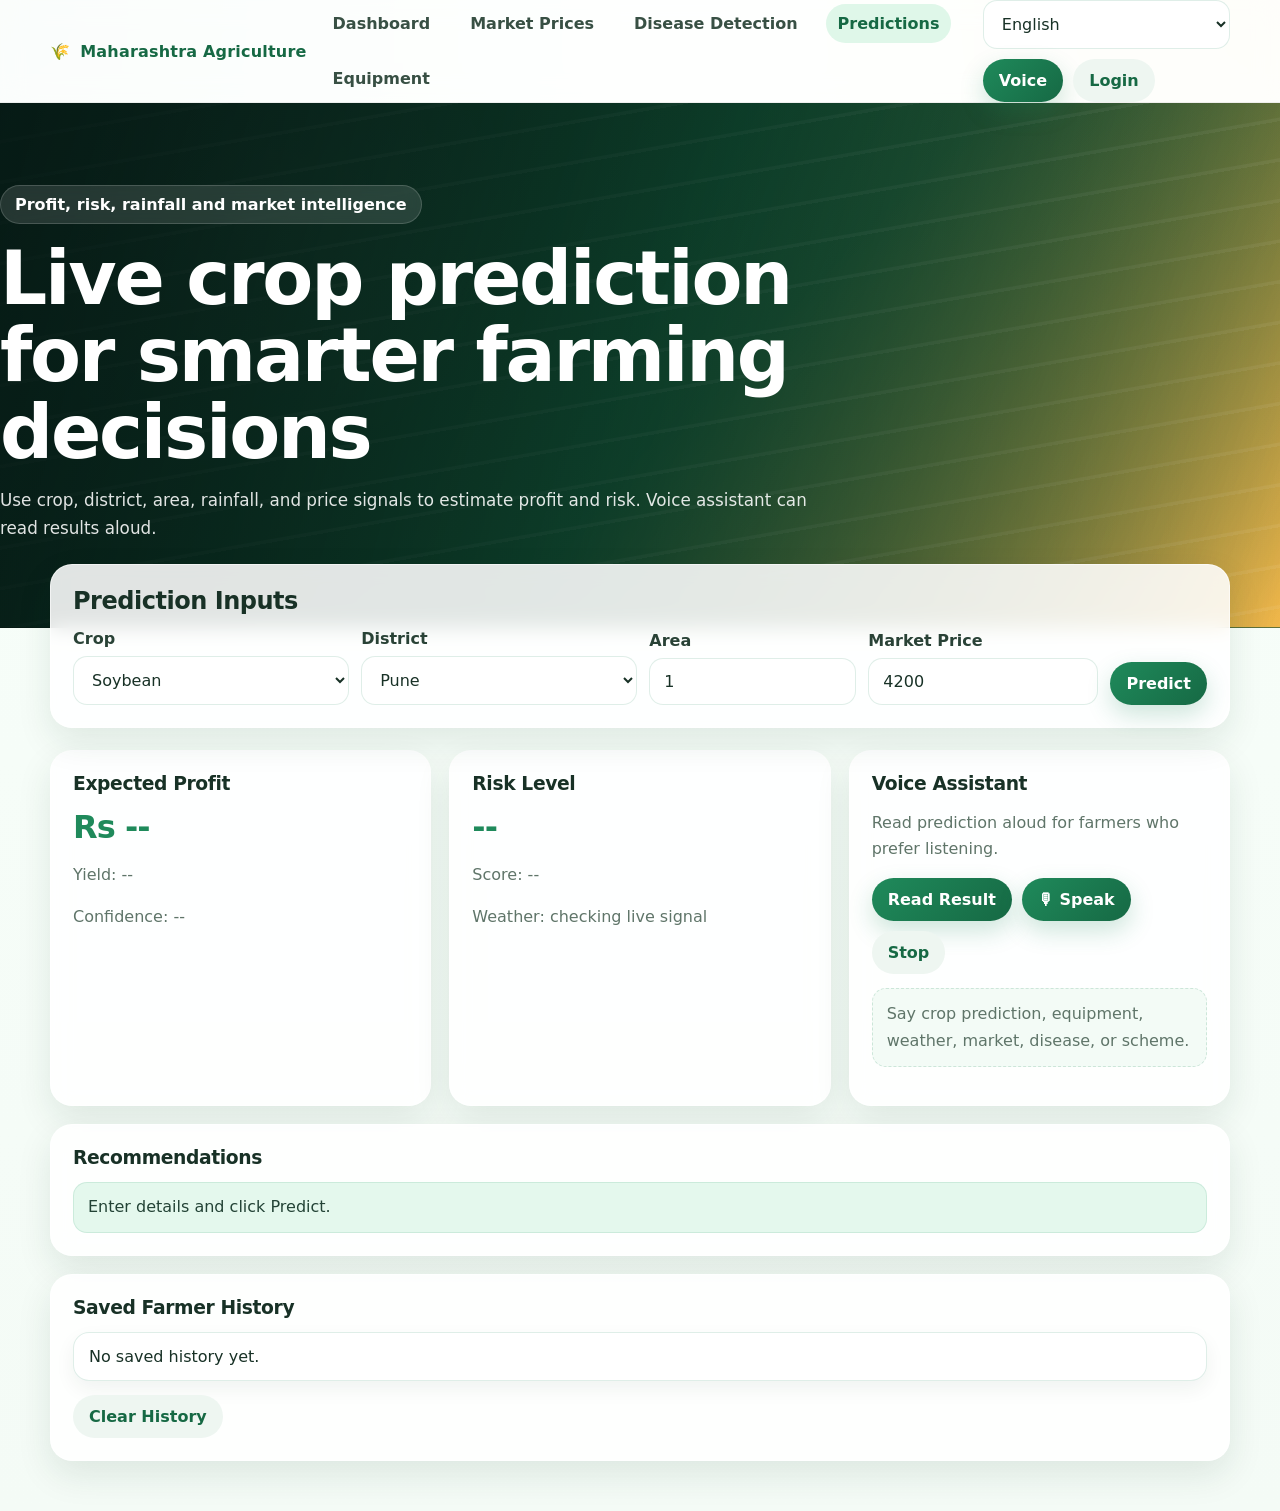
<file: prediction.html>
<!DOCTYPE html>
<html lang="en">
<head>
  <meta charset="UTF-8" />
  <meta name="viewport" content="width=device-width, initial-scale=1.0" />
  <title>Live Crop Predictions - Maharashtra Agriculture</title>
  <style>
    :root{
      --bg:#f4fbf6;
      --card:#ffffff;
      --text:#183126;
      --muted:#5f7569;
      --green:#1f8a5b;
      --green-dark:#166944;
      --green-soft:#dff7e9;
      --border:rgba(31,138,91,.14);
      --shadow:0 14px 35px rgba(20,60,40,.10);
      --radius:22px;
      --radius-sm:14px;
      --danger:#c0392b;
      --warn:#b8860b;
      --success:#15803d;
    }
    *{box-sizing:border-box}
    html,body{margin:0;padding:0}
    body{
      font-family: Inter, system-ui, -apple-system, Segoe UI, Roboto, Arial, sans-serif;
      background:
        radial-gradient(circle at top left, rgba(31,138,91,.10), transparent 32%),
        radial-gradient(circle at top right, rgba(246,184,75,.14), transparent 28%),
        linear-gradient(180deg, #f8fffa, var(--bg));
      color:var(--text);
    }
    a{color:inherit;text-decoration:none}
    .container{width:min(1180px, calc(100% - 28px)); margin:0 auto}
    .navbar{
      position:sticky; top:0; z-index:40;
      backdrop-filter: blur(12px);
      background: rgba(255,255,255,.82);
      border-bottom:1px solid rgba(0,0,0,.06);
    }
    .navbar .container{
      min-height:72px;
      display:flex; align-items:center; justify-content:space-between; gap:14px;
    }
    .logo{
      font-weight:900; letter-spacing:.2px;
      color:var(--green-dark);
      display:flex; align-items:center; gap:10px;
      white-space:nowrap;
    }
    .logo::before{content:"🌾"}
    .nav-menu{
      display:flex; align-items:center; gap:16px; flex-wrap:wrap;
      color:#385044;
      font-weight:600;
    }
    .nav-menu a{
      padding:10px 12px; border-radius:999px;
      transition:.2s ease;
    }
    .nav-menu a:hover,.nav-menu a.active{
      background:var(--green-soft);
      color:var(--green-dark);
    }
    .auth-menu{display:flex; align-items:center; gap:10px; flex-wrap:wrap}
    select, input, button{
      font:inherit;
    }
    select, input{
      width:100%;
      border:1px solid var(--border);
      background:#fff;
      color:var(--text);
      border-radius:14px;
      padding:13px 14px;
      outline:none;
      box-shadow: inset 0 1px 0 rgba(255,255,255,.8);
    }
    select:focus, input:focus{
      border-color: rgba(31,138,91,.40);
      box-shadow: 0 0 0 4px rgba(31,138,91,.12);
    }
    .btn{
      border:none;
      border-radius:999px;
      padding:12px 16px;
      font-weight:800;
      cursor:pointer;
      transition:.2s ease;
      display:inline-flex;
      align-items:center;
      justify-content:center;
      gap:8px;
      white-space:nowrap;
    }
    .btn:hover{transform: translateY(-1px)}
    .btn-primary{
      background: linear-gradient(135deg, var(--green), var(--green-dark));
      color:#fff;
      box-shadow: 0 10px 24px rgba(31,138,91,.22);
    }
    .btn-secondary{
      background: #eef6f1;
      color: var(--green-dark);
    }

    .prediction-hero{
      min-height: 460px;
      display:flex;
      align-items:flex-end;
      position:relative;
      overflow:hidden;
      border-bottom:1px solid rgba(0,0,0,.05);
      background:
        linear-gradient(112deg, rgba(6,25,20,.92), rgba(17,92,57,.72), rgba(246,184,75,.22)),
        radial-gradient(circle at 20% 20%, rgba(255,255,255,.18), transparent 24%),
        linear-gradient(135deg, #0b2a1f, #154c34 55%, #f0b74a);
    }
    .prediction-hero::after{
      content:"";
      position:absolute;
      inset:0;
      background:
        linear-gradient(105deg, rgba(7,27,22,.90), rgba(7,27,22,.52), transparent),
        repeating-linear-gradient(170deg, transparent 0 36px, rgba(255,255,255,.07) 37px 40px);
      animation: fieldDrift 18s linear infinite;
      opacity:.85;
      pointer-events:none;
    }
    @keyframes fieldDrift{
      from{transform: translateX(0)}
      to{transform: translateX(48px)}
    }
    .prediction-hero-content{
      position:relative;
      z-index:1;
      color:#fff;
      width:100%;
      padding: 82px 0 84px;
    }
    .hero-badge{
      display:inline-flex;
      align-items:center;
      gap:8px;
      padding:9px 14px;
      border-radius:999px;
      background:rgba(255,255,255,.12);
      border:1px solid rgba(255,255,255,.16);
      color:#fff;
      font-weight:700;
      margin-bottom:16px;
      backdrop-filter: blur(8px);
    }
    .prediction-hero h1{
      margin:0 0 14px;
      font-size: clamp(2.2rem, 5.8vw, 4.8rem);
      line-height:1.04;
      max-width: 820px;
      letter-spacing:-.03em;
    }
    .prediction-hero p{
      margin:0;
      max-width: 820px;
      font-size: 1.05rem;
      line-height: 1.7;
      color: rgba(255,255,255,.88);
    }

    main{padding: 0 0 50px}
    .prediction-panel{
      margin-top: -64px;
      position:relative;
      z-index:3;
    }
    .card{
      background: rgba(255,255,255,.88);
      border:1px solid rgba(255,255,255,.6);
      border-radius: var(--radius);
      box-shadow: var(--shadow);
      padding: 22px;
      backdrop-filter: blur(10px);
    }
    .card h2,.card h3{
      margin:0 0 14px;
      letter-spacing:-.02em;
    }
    .card p{color:var(--muted); line-height:1.65}
    .prediction-form{
      display:grid;
      grid-template-columns: 1.2fr 1.2fr .9fr 1fr auto;
      gap: 12px;
      align-items:end;
    }
    .field label{
      display:block;
      font-weight:800;
      margin:0 0 8px;
      color:#294236;
    }
    .result-grid{
      display:grid;
      grid-template-columns: repeat(3, 1fr);
      gap:18px;
      margin-top:22px;
    }
    .metric{
      font-size:2rem;
      font-weight:900;
      color:var(--green);
      margin-top:8px;
      letter-spacing:-.03em;
    }
    .risk-low{ color: var(--success); }
    .risk-medium{ color: var(--warn); }
    .risk-high{ color: var(--danger); }

    .recommendation-list{
      display:grid;
      gap:10px;
      margin-top:10px;
    }
    .recommendation-list div{
      padding:12px 14px;
      border-radius:14px;
      background: rgba(223,247,233,.82);
      border:1px solid rgba(31,138,91,.12);
      color:#234336;
      line-height:1.55;
    }
    .section{
      margin-top:18px;
    }
    .voice-row{
      display:flex;
      gap:10px;
      flex-wrap:wrap;
      margin-top:10px;
    }
    .voice-command-result{
      margin-top:14px;
      color:#3d5a4f;
      padding:12px 14px;
      border-radius:14px;
      background:#f3fbf6;
      border:1px dashed rgba(31,138,91,.18);
    }
    .history-list{
      display:grid;
      gap:10px;
      margin-top:10px;
    }
    .history-item{
      background:#fff;
      border:1px solid var(--border);
      border-radius:16px;
      padding:14px 15px;
      box-shadow: 0 8px 20px rgba(16,58,35,.06);
    }
    .history-item small{
      display:block;
      color:var(--muted);
      margin-top:4px;
      line-height:1.5;
    }

    .modal{
      display:none;
      position:fixed;
      inset:0;
      background: rgba(14,24,18,.55);
      z-index:80;
      padding:20px;
      align-items:center;
      justify-content:center;
    }
    .modal-content{
      width:min(420px, 100%);
      background:#fff;
      border-radius:22px;
      box-shadow: 0 28px 70px rgba(0,0,0,.25);
      padding:22px;
      position:relative;
    }
    .close{
      position:absolute;
      top:14px;
      right:16px;
      font-size:28px;
      line-height:1;
      cursor:pointer;
      color:#7b8c85;
    }
    .auth-grid{
      display:grid;
      gap:10px;
      margin-top:14px;
    }

    @media (max-width: 1040px){
      .prediction-form{grid-template-columns: 1fr 1fr}
      .prediction-form button{grid-column: 1 / -1}
      .result-grid{grid-template-columns: 1fr}
      .navbar .container{flex-wrap:wrap; padding:12px 0}
      .nav-menu{gap:8px}
    }
    @media (max-width: 640px){
      .prediction-hero{min-height: 390px}
      .prediction-hero-content{padding: 70px 0 78px}
      .prediction-form{grid-template-columns: 1fr}
      .card{padding:18px}
    }
  </style>
</head>
<body>
  <div class="navbar">
    <div class="container">
      <div class="logo">Maharashtra Agriculture</div>
      <nav class="nav-menu">
        <a href="index.html">Dashboard</a>
        <a href="market.html">Market Prices</a>
        <a href="disease.html">Disease Detection</a>
        <a href="predictions.html" class="active">Predictions</a>
        <a href="equipment.html">Equipment</a>
      </nav>
      <div class="auth-menu">
        <select id="languageSelect" onchange="changePageLanguage(this.value)">
          <option value="en">English</option>
          <option value="mr">Marathi</option>
          <option value="hi">Hindi</option>
        </select>
        <button class="btn btn-primary" onclick="FarmerAssistant.speak(getPredictionSpeech())">Voice</button>
        <button id="loginBtn" class="btn btn-secondary" onclick="openLoginModal()">Login</button>
        <button id="logoutBtn" class="btn btn-secondary" onclick="logout()" style="display:none;">Logout</button>
      </div>
    </div>
  </div>

  <section class="prediction-hero">
    <div class="container prediction-hero-content">
      <span class="hero-badge">Profit, risk, rainfall and market intelligence</span>
      <h1 id="predHeroTitle">Live crop prediction for smarter farming decisions</h1>
      <p id="predHeroText">Use crop, district, area, rainfall, and price signals to estimate profit and risk. Voice assistant can read results aloud.</p>
    </div>
  </section>

  <main class="container">
    <section class="card prediction-panel">
      <h2 id="predInputsTitle">Prediction Inputs</h2>
      <div class="prediction-form">
        <div class="field">
          <label id="predCropLabel">Crop</label>
          <select id="cropSelect">
            <option value="Soybean">Soybean</option>
            <option value="Cotton">Cotton</option>
            <option value="Onion">Onion</option>
            <option value="Sugarcane">Sugarcane</option>
            <option value="Tomato">Tomato</option>
            <option value="Wheat">Wheat</option>
          </select>
        </div>
        <div class="field">
          <label id="predDistrictLabel">District</label>
          <select id="districtSelect">
            <option value="Pune">Pune</option>
            <option value="Nashik">Nashik</option>
            <option value="Nagpur">Nagpur</option>
            <option value="Kolhapur">Kolhapur</option>
            <option value="Sangli">Sangli</option>
          </select>
        </div>
        <div class="field">
          <label id="predAreaLabel">Area</label>
          <input id="areaInput" type="number" min="0.1" step="0.1" value="1" placeholder="Hectares" />
        </div>
        <div class="field">
          <label id="predPriceLabel">Market Price</label>
          <input id="priceInput" type="number" min="1" value="4200" placeholder="Rs / qtl" />
        </div>
        <button class="btn btn-primary" id="predButton" onclick="runPrediction()">Predict</button>
      </div>
    </section>

    <section class="result-grid">
      <article class="card">
        <h3 id="predProfitTitle">Expected Profit</h3>
        <div class="metric" id="profitValue">Rs --</div>
        <p id="yieldValue">Yield: --</p>
        <p id="confidenceValue">Confidence: --</p>
      </article>

      <article class="card">
        <h3 id="predRiskTitle">Risk Level</h3>
        <div class="metric" id="riskValue">--</div>
        <p id="riskScoreValue">Score: --</p>
        <p id="weatherValue">Weather: checking live signal</p>
      </article>

      <article class="card">
        <h3 id="predVoiceTitle">Voice Assistant</h3>
        <p id="predVoiceText">Read prediction aloud for farmers who prefer listening.</p>
        <div class="voice-row">
          <button class="btn btn-primary" id="predReadBtn" onclick="FarmerAssistant.speak(getPredictionSpeech())">Read Result</button>
          <button class="btn btn-primary" id="predListenBtn" onclick="FarmerAssistant.startListening()">🎙 Speak</button>
          <button class="btn btn-secondary" id="predStopBtn" onclick="FarmerAssistant.stop()">Stop</button>
        </div>
        <p class="voice-command-result" id="assistantCommandResult">Say crop prediction, equipment, weather, market, disease, or scheme.</p>
      </article>
    </section>

    <section class="card section">
      <h3 id="predRecTitle">Recommendations</h3>
      <div id="recommendations" class="recommendation-list">
        <div>Enter details and click Predict.</div>
      </div>
    </section>

    <section class="card section">
      <h3 id="predHistoryTitle">Saved Farmer History</h3>
      <div id="farmerHistoryList" class="history-list"></div>
      <div style="margin-top:14px;">
        <button class="btn btn-secondary" onclick="FarmerAssistant.clearHistory()">Clear History</button>
      </div>
    </section>
  </main>

  <div id="loginModal" class="modal" role="dialog" aria-modal="true">
    <div class="modal-content">
      <span class="close" onclick="closeLoginModal()">&times;</span>
      <h2>Login</h2>
      <form id="authForm" class="auth-grid">
        <input type="email" id="authEmail" placeholder="Email" required />
        <input type="password" id="authPassword" placeholder="Password" required />
        <button type="submit" class="btn btn-primary">Login</button>
      </form>
    </div>
  </div>

  <script>
    const API_BASE = 'http://127.0.0.1:8000/api';
    let authToken = localStorage.getItem('authToken');
    let latestPrediction = null;

    const predictionTranslations = {
      en: {
        predHeroTitle: 'Live crop prediction for smarter farming decisions',
        predHeroText: 'Use crop, district, area, rainfall, and price signals to estimate profit and risk. Voice assistant can read results aloud.',
        predInputsTitle: 'Prediction Inputs',
        predCropLabel: 'Crop',
        predDistrictLabel: 'District',
        predAreaLabel: 'Area',
        predPriceLabel: 'Market Price',
        predButton: 'Predict',
        predProfitTitle: 'Expected Profit',
        predRiskTitle: 'Risk Level',
        predVoiceTitle: 'Voice Assistant',
        predVoiceText: 'Read prediction aloud for farmers who prefer listening.',
        predReadBtn: 'Read Result',
        predListenBtn: '🎙 Speak',
        predStopBtn: 'Stop',
        predRecTitle: 'Recommendations',
        predHistoryTitle: 'Saved Farmer History'
      },
      mr: {
        predHeroTitle: 'शेतीसाठी थेट पीक अंदाज',
        predHeroText: 'पीक, जिल्हा, क्षेत्र, पाऊस आणि बाजारभाव वापरून नफा व जोखीम अंदाज मिळवा.',
        predInputsTitle: 'अंदाजासाठी माहिती',
        predCropLabel: 'पीक',
        predDistrictLabel: 'जिल्हा',
        predAreaLabel: 'क्षेत्र',
        predPriceLabel: 'बाजारभाव',
        predButton: 'अंदाज काढा',
        predProfitTitle: 'अपेक्षित नफा',
        predRiskTitle: 'जोखीम पातळी',
        predVoiceTitle: 'आवाज सहाय्यक',
        predVoiceText: 'शेतकऱ्यांसाठी अंदाज मोठ्याने वाचून सांगतो.',
        predReadBtn: 'निकाल वाचा',
        predListenBtn: '🎙 बोला',
        predStopBtn: 'थांबवा',
        predRecTitle: 'शिफारसी',
        predHistoryTitle: 'सेव्ह केलेला शेतकरी इतिहास'
      },
      hi: {
        predHeroTitle: 'बेहतर खेती के लिए लाइव फसल भविष्यवाणी',
        predHeroText: 'फसल, जिला, क्षेत्र, बारिश और बाजार भाव से लाभ और जोखिम का अनुमान पाएं।',
        predInputsTitle: 'भविष्यवाणी जानकारी',
        predCropLabel: 'फसल',
        predDistrictLabel: 'जिला',
        predAreaLabel: 'क्षेत्र',
        predPriceLabel: 'बाजार भाव',
        predButton: 'भविष्यवाणी करें',
        predProfitTitle: 'अनुमानित लाभ',
        predRiskTitle: 'जोखिम स्तर',
        predVoiceTitle: 'आवाज सहायक',
        predVoiceText: 'किसानों के लिए परिणाम बोलकर सुनाता है।',
        predReadBtn: 'परिणाम सुनें',
        predListenBtn: '🎙 बोलें',
        predStopBtn: 'रोकें',
        predRecTitle: 'सिफारिशें',
        predHistoryTitle: 'सेव किसान इतिहास'
      }
    };

    function setAuthToken(token) {
      authToken = token;
      localStorage.setItem('authToken', token);
    }

    function clearAuthToken() {
      authToken = null;
      localStorage.removeItem('authToken');
    }

    function getAuthHeader() {
      const headers = { 'Content-Type': 'application/json' };
      if (authToken) headers['Authorization'] = `Bearer ${authToken}`;
      return headers;
    }

    async function apiCall(endpoint, method = 'GET', body = null) {
      const response = await fetch(`${API_BASE}${endpoint}`, {
        method,
        headers: getAuthHeader(),
        body: body ? JSON.stringify(body) : null
      });

      if (!response.ok) {
        let msg = `API Error: ${response.status}`;
        try {
          const errorData = await response.json();
          msg = errorData.detail || msg;
        } catch {}
        throw new Error(msg);
      }
      return await response.json();
    }

    async function login(email, password) {
      if (!email || !password) throw new Error('Email and password are required');
      const fakeToken = 'demo-token';
      setAuthToken(fakeToken);
      return { access_token: fakeToken, token_type: 'bearer', email };
    }

    async function getCurrentUser() {
      if (!authToken) return null;
      return { name: 'Demo User', email: 'demo@example.com' };
    }

    function openLoginModal() {
      document.getElementById('loginModal').style.display = 'flex';
    }

    function closeLoginModal() {
      document.getElementById('loginModal').style.display = 'none';
    }

    function logout() {
      clearAuthToken();
      location.reload();
    }

    async function updateAuthUI() {
      try {
        const user = await getCurrentUser();
        const loginBtn = document.getElementById('loginBtn');
        const logoutBtn = document.getElementById('logoutBtn');
        if (!loginBtn || !logoutBtn) return;
        if (user) {
          loginBtn.style.display = 'none';
          logoutBtn.style.display = 'inline-flex';
        } else {
          loginBtn.style.display = 'inline-flex';
          logoutBtn.style.display = 'none';
        }
      } catch (error) {
        console.error('Auth UI update failed:', error);
      }
    }

    async function handleLogin(e) {
      e.preventDefault();
      const email = document.getElementById('authEmail')?.value;
      const password = document.getElementById('authPassword')?.value;
      try {
        await login(email, password);
        closeLoginModal();
        await updateAuthUI();
        alert('Login successful');
      } catch (error) {
        alert('Login failed: ' + error.message);
      }
    }

    function changePageLanguage(lang) {
      localStorage.setItem('farmerAssistantLang', lang);
      const dict = predictionTranslations[lang] || predictionTranslations.en;
      Object.entries(dict).forEach(([id, text]) => {
        const el = document.getElementById(id);
        if (el) el.textContent = text;
      });
    }

    const cropProfiles = {
      Soybean: { yield: 17, cost: 31000, risk: .34 },
      Cotton: { yield: 14, cost: 42000, risk: .46 },
      Onion: { yield: 225, cost: 78000, risk: .52 },
      Sugarcane: { yield: 820, cost: 125000, risk: .38 },
      Tomato: { yield: 260, cost: 92000, risk: .58 },
      Wheat: { yield: 32, cost: 36000, risk: .29 }
    };

    async function fetchLiveWeather(district) {
      const coords = {
        Pune: [18.5204, 73.8567],
        Nashik: [19.9975, 73.7898],
        Nagpur: [21.1458, 79.0882],
        Kolhapur: [16.7050, 73.7421],
        Sangli: [16.8500, 73.9167]
      };

      const [lat, lon] = coords[district] || coords.Pune;
      const url = `https://api.open-meteo.com/v1/forecast?latitude=${lat}&longitude=${lon}&current=temperature_2m,relative_humidity_2m,precipitation&timezone=Asia%2FKolkata`;

      try {
        const response = await fetch(url);
        const data = await response.json();
        return data.current || {};
      } catch {
        return { temperature_2m: 29, relative_humidity_2m: 70, precipitation: 0 };
      }
    }

    async function predictProfit(crop, district, rainfall, temperature, area, marketPrice) {
      const response = await fetch(`${API_BASE}/predict`, {
        method: 'POST',
        headers: getAuthHeader(),
        body: JSON.stringify({
          crop,
          district,
          rainfall: Number(rainfall),
          temperature: Number(temperature),
          area: Number(area),
          market_price: Number(marketPrice)
        })
      });

      if (!response.ok) {
        const err = await response.json().catch(() => ({}));
        throw new Error(err.detail || 'Prediction failed');
      }

      return await response.json();
    }

    function saveHistory(title, text) {
      const history = JSON.parse(localStorage.getItem('farmerHistory') || '[]');
      history.unshift({
        title,
        text,
        at: new Date().toISOString()
      });
      localStorage.setItem('farmerHistory', JSON.stringify(history.slice(0, 20)));
      renderHistory();
    }

    function renderHistory() {
      const historyList = document.getElementById('farmerHistoryList');
      if (!historyList) return;

      const history = JSON.parse(localStorage.getItem('farmerHistory') || '[]');
      if (!history.length) {
        historyList.innerHTML = '<div class="history-item">No saved history yet.</div>';
        return;
      }

      historyList.innerHTML = history.map(item => `
        <div class="history-item">
          <strong>${item.title}</strong>
          <small>${item.text}</small>
          <small>${new Date(item.at).toLocaleString()}</small>
        </div>
      `).join('');
    }

    function clearHistory() {
      localStorage.removeItem('farmerHistory');
      renderHistory();
    }

    const FarmerAssistant = {
      speak(text) {
        if (!('speechSynthesis' in window)) {
          alert('Speech synthesis is not supported in this browser.');
          return;
        }
        window.speechSynthesis.cancel();
        const utter = new SpeechSynthesisUtterance(text);
        utter.rate = 1;
        utter.pitch = 1;
        utter.lang = localStorage.getItem('farmerAssistantLang') === 'mr' ? 'mr-IN'
                    : localStorage.getItem('farmerAssistantLang') === 'hi' ? 'hi-IN'
                    : 'en-IN';
        window.speechSynthesis.speak(utter);
      },
      startListening() {
        const SpeechRecognition = window.SpeechRecognition || window.webkitSpeechRecognition;
        if (!SpeechRecognition) {
          document.getElementById('assistantCommandResult').textContent = 'Speech recognition not supported in this browser.';
          return;
        }

        const recognition = new SpeechRecognition();
        recognition.lang = localStorage.getItem('farmerAssistantLang') === 'mr' ? 'mr-IN'
                         : localStorage.getItem('farmerAssistantLang') === 'hi' ? 'hi-IN'
                         : 'en-IN';
        recognition.interimResults = false;
        recognition.maxAlternatives = 1;

        recognition.onresult = (event) => {
          const command = event.results[0][0].transcript.toLowerCase();
          const target = document.getElementById('assistantCommandResult');

          if (command.includes('predict') || command.includes('crop')) {
            target.textContent = `Command received: ${command}`;
            runPrediction();
          } else if (command.includes('weather')) {
            target.textContent = `Weather command: ${command}`;
          } else if (command.includes('scheme')) {
            target.textContent = `Scheme command: ${command}`;
          } else if (command.includes('disease')) {
            target.textContent = `Disease command: ${command}`;
          } else if (command.includes('market')) {
            target.textContent = `Market command: ${command}`;
          } else {
            target.textContent = `Heard: ${command}`;
          }
        };

        recognition.onerror = () => {
          document.getElementById('assistantCommandResult').textContent = 'Voice input failed.';
        };

        recognition.start();
      },
      stop() {
        if ('speechSynthesis' in window) window.speechSynthesis.cancel();
      },
      saveHistory,
      clearHistory
    };

    function getPredictionSpeech() {
      if (!latestPrediction) {
        return 'Please select crop, district, area, and click predict.';
      }
      return `${latestPrediction.crop} in ${latestPrediction.district}. Expected profit is rupees ${Math.round(latestPrediction.profit)}. Risk level is ${latestPrediction.riskLevel}. Expected yield is ${latestPrediction.estimatedYield.toFixed(1)} quintal.`;
    }

    async function runPrediction() {
      const crop = document.getElementById('cropSelect')?.value;
      const district = document.getElementById('districtSelect')?.value;
      const area = Number(document.getElementById('areaInput')?.value || 1);
      const marketPrice = Number(document.getElementById('priceInput')?.value || 4200);

      if (!crop || !district) {
        alert('Please select crop and district');
        return;
      }

      try {
        const weather = await fetchLiveWeather(district);
        const rainfall = Number(weather.precipitation || 800);
        const temperature = Number(weather.temperature_2m || 28);

        const prediction = await predictProfit(crop, district, rainfall, temperature, area, marketPrice);
        const profit = Number(prediction.profit || 0);

        const estimatedYield =
          area * (
            crop.toLowerCase() === 'sugarcane' ? 350 :
            crop.toLowerCase() === 'tomato' ? 180 :
            crop.toLowerCase() === 'onion' ? 120 :
            crop.toLowerCase() === 'cotton' ? 18 :
            crop.toLowerCase() === 'soybean' ? 12 :
            crop.toLowerCase() === 'wheat' ? 22 : 20
          );

        const riskScore = Math.min(
          0.95,
          0.25 + (rainfall > 20 ? 0.18 : 0.08) + (temperature > 34 ? 0.18 : 0.05)
        );
        const riskLevel = riskScore > 0.62 ? 'High' : riskScore > 0.42 ? 'Medium' : 'Low';
        const confidence = Math.max(0.70, 1 - riskScore / 2);

        latestPrediction = {
          crop,
          district,
          area,
          marketPrice,
          profit,
          estimatedYield,
          riskScore,
          riskLevel,
          confidence,
          weather
        };

        document.getElementById('profitValue').textContent = `Rs ${Math.round(profit).toLocaleString('en-IN')}`;
        document.getElementById('yieldValue').textContent = `Yield: ${estimatedYield.toFixed(1)} qtl`;
        document.getElementById('confidenceValue').textContent = `Confidence: ${(confidence * 100).toFixed(0)}%`;

        const riskEl = document.getElementById('riskValue');
        riskEl.textContent = riskLevel;
        riskEl.className = `metric risk-${riskLevel.toLowerCase()}`;

        document.getElementById('riskScoreValue').textContent = `Score: ${(riskScore * 100).toFixed(0)}/100`;
        document.getElementById('weatherValue').textContent =
          `Weather: ${weather.temperature_2m || '--'}°C, humidity ${weather.relative_humidity_2m || '--'}%`;

        const recommendations = [
          profit > 0
            ? 'Profit is positive. Plan selling when mandi price is strong.'
            : 'Profit is low or negative. Reduce input cost or wait for better market price.',
          riskLevel === 'High'
            ? 'High risk detected. Watch rainfall, disease spread, and market fluctuations carefully.'
            : 'Risk is manageable. Continue regular monitoring of weather and crop health.',
          'Save this prediction in farmer history for future comparison.'
        ];

        document.getElementById('recommendations').innerHTML = recommendations.map(r => `<div>${r}</div>`).join('');
        FarmerAssistant.saveHistory(
          'Prediction',
          `${crop} in ${district}: profit Rs ${Math.round(profit).toLocaleString('en-IN')}, risk ${riskLevel}`
        );
      } catch (error) {
        console.error('Prediction error:', error);
        alert(`Prediction failed: ${error.message}`);
      }
    }

    window.addEventListener('DOMContentLoaded', () => {
      const savedLang = localStorage.getItem('farmerAssistantLang') || 'en';
      const languageSelect = document.getElementById('languageSelect');
      if (languageSelect) languageSelect.value = savedLang;
      changePageLanguage(savedLang);
      updateAuthUI();
      renderHistory();

      const authForm = document.getElementById('authForm');
      if (authForm) authForm.addEventListener('submit', handleLogin);

      window.addEventListener('click', function (event) {
        const modal = document.getElementById('loginModal');
        if (modal && event.target === modal) {
          closeLoginModal();
        }
      });
    });
  </script>
</body>
</html>
</file>
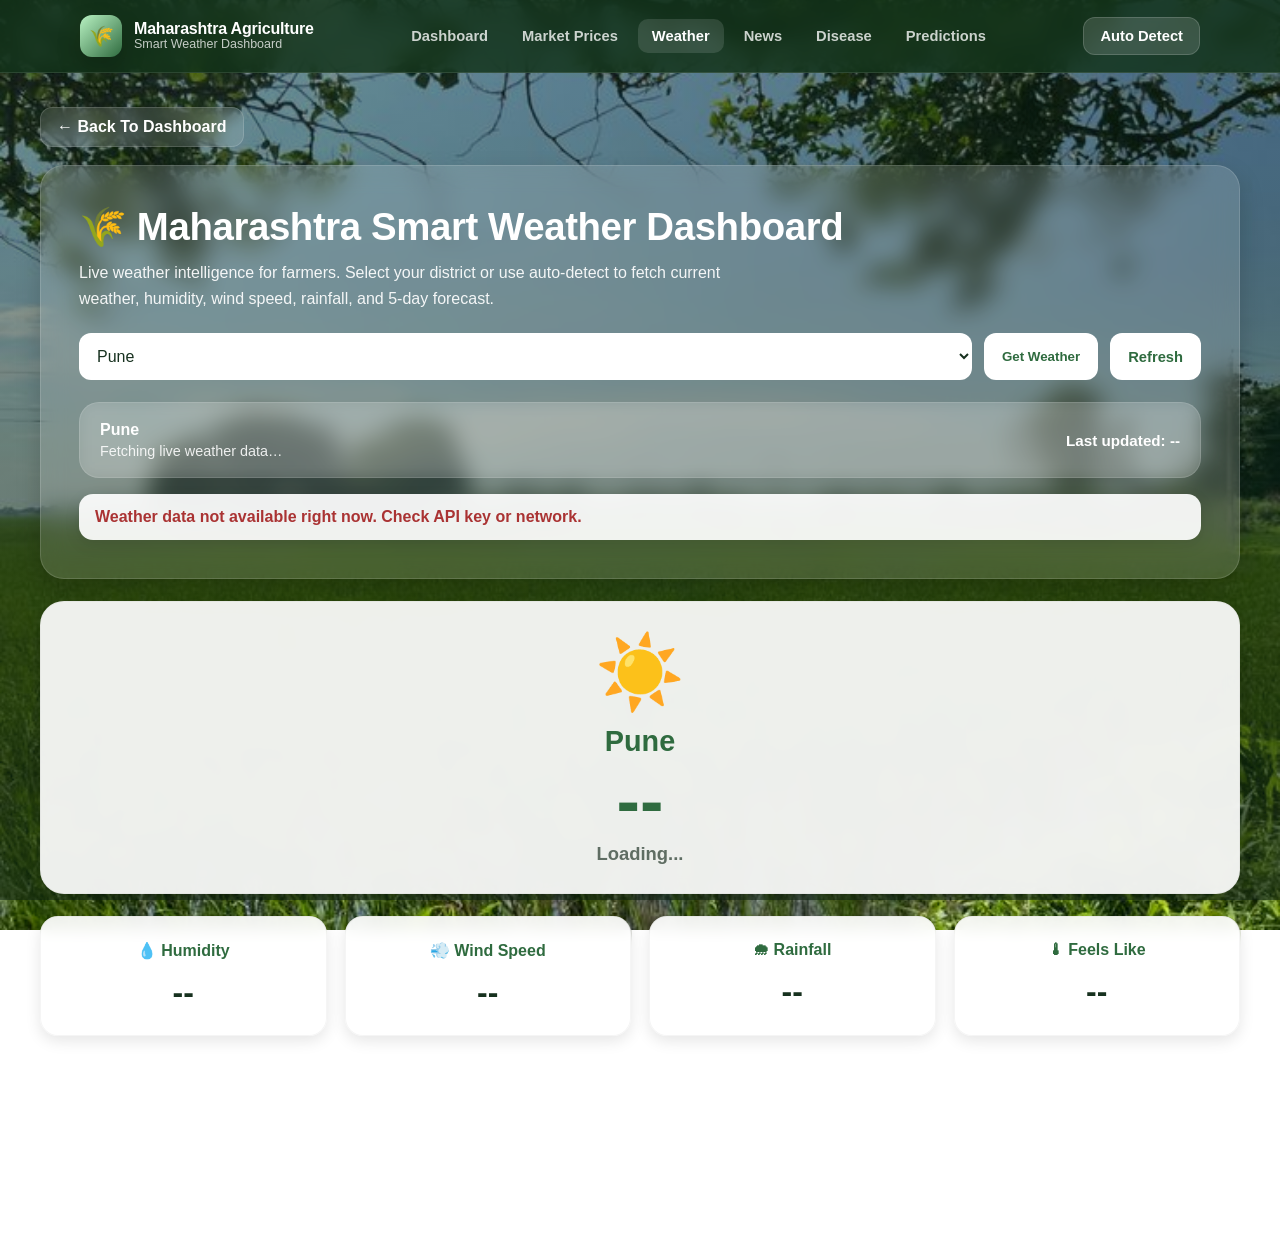
<file: frontend/weather.html>
<!DOCTYPE html>
<html lang="en">
<head>
<meta charset="UTF-8" />
<meta name="viewport" content="width=device-width, initial-scale=1.0" />
<title>🌾 Maharashtra Smart Weather Dashboard</title>

<link rel="stylesheet" href="css/style.css" />

<style>
    *{
        margin:0;
        padding:0;
        box-sizing:border-box;
        font-family:'Segoe UI', sans-serif;
    }

    :root{
        --green:#2f6b3f;
        --green-dark:#245330;
        --glass:rgba(255,255,255,0.14);
        --card:rgba(255,255,255,0.92);
        --text:#17311f;
        --muted:#5f6d63;
        --white:#fff;
        --shadow:0 10px 25px rgba(0,0,0,0.18);
        --shadow-soft:0 5px 15px rgba(0,0,0,0.10);
        --radius:20px;
    }

    body{
        min-height:100vh;
        background:
            linear-gradient(rgba(15,35,18,0.45), rgba(15,35,18,0.58)),
            url("244da0aade04fe667828279d50e5f2f1.jpg");
        background-size:cover;
        background-position:center;
        background-repeat:no-repeat;
        background-attachment:fixed;
        color:var(--text);
    }

    a{
        text-decoration:none;
    }

    .container{
        width:min(1200px, calc(100% - 32px));
        margin:auto;
    }

    /* ===== NAVBAR ===== */
    .navbar{
        position:sticky;
        top:0;
        z-index:1000;
        background:rgba(18, 50, 25, 0.82);
        backdrop-filter: blur(10px);
        border-bottom:1px solid rgba(255,255,255,0.10);
    }

    .nav-inner{
        display:flex;
        align-items:center;
        justify-content:space-between;
        gap:16px;
        min-height:72px;
    }

    .brand{
        display:flex;
        align-items:center;
        gap:12px;
        color:var(--white);
        font-weight:700;
    }

    .brand-icon{
        width:42px;
        height:42px;
        border-radius:12px;
        display:grid;
        place-items:center;
        background:linear-gradient(135deg, #b8f2c2, #2f6b3f);
        color:#10311c;
        font-size:1.25rem;
        box-shadow:var(--shadow);
    }

    .brand-text{
        line-height:1.1;
    }

    .brand-text h2{
        font-size:1rem;
        letter-spacing:-0.2px;
    }

    .brand-text p{
        font-size:0.78rem;
        opacity:0.75;
        font-weight:500;
    }

    .nav-links{
        display:flex;
        align-items:center;
        gap:6px;
        flex-wrap:wrap;
    }

    .nav-links a{
        color:rgba(255,255,255,0.78);
        padding:9px 14px;
        border-radius:10px;
        font-size:0.92rem;
        font-weight:600;
        transition:0.2s ease;
    }

    .nav-links a:hover,
    .nav-links a.active{
        background:rgba(255,255,255,0.12);
        color:#fff;
    }

    .nav-actions{
        display:flex;
        align-items:center;
        gap:10px;
    }

    .btn{
        border:none;
        cursor:pointer;
        padding:10px 16px;
        border-radius:12px;
        font-weight:700;
        transition:0.2s ease;
        font-size:0.92rem;
    }

    .btn:hover{
        transform:translateY(-1px);
    }

    .btn-primary{
        background:linear-gradient(135deg, #5cd16d, #2f6b3f);
        color:#fff;
        box-shadow:0 8px 16px rgba(47,107,63,0.30);
    }

    .btn-secondary{
        background:rgba(255,255,255,0.14);
        color:#fff;
        border:1px solid rgba(255,255,255,0.16);
    }

    .btn-light{
        background:#fff;
        color:var(--green);
        border:1px solid rgba(47,107,63,0.20);
    }

    /* 3 DOT MENU */
    .dot-menu-btn{
        width:44px;
        height:44px;
        border-radius:12px;
        background:rgba(255,255,255,0.12);
        color:#fff;
        display:grid;
        place-items:center;
        font-size:1.3rem;
        cursor:pointer;
        border:1px solid rgba(255,255,255,0.15);
        transition:0.2s ease;
    }

    .dot-menu-btn:hover{
        background:rgba(255,255,255,0.18);
    }

    .menu-panel{
        position:fixed;
        top:84px;
        right:18px;
        width:240px;
        background:rgba(255,255,255,0.95);
        border-radius:18px;
        box-shadow:0 16px 40px rgba(0,0,0,0.20);
        padding:12px;
        display:none;
        z-index:1200;
        border:1px solid rgba(0,0,0,0.06);
    }

    .menu-panel.open{
        display:block;
    }

    .menu-panel a{
        display:block;
        padding:12px 14px;
        border-radius:12px;
        color:#17311f;
        font-weight:700;
        font-size:0.95rem;
        transition:0.18s ease;
    }

    .menu-panel a:hover{
        background:#eef8ef;
        color:var(--green);
    }

    /* ===== HERO ===== */
    .weather-page{
        padding:34px 0 28px;
    }

    .back-btn{
        display:inline-flex;
        align-items:center;
        gap:8px;
        margin-bottom:18px;
        color:#fff;
        font-weight:700;
        background:rgba(255,255,255,0.12);
        padding:10px 16px;
        border-radius:12px;
        border:1px solid rgba(255,255,255,0.15);
        backdrop-filter:blur(8px);
    }

    .weather-header{
        background:rgba(255,255,255,0.14);
        backdrop-filter:blur(12px);
        color:#fff;
        padding:38px;
        border-radius:24px;
        margin-bottom:22px;
        box-shadow:var(--shadow);
        border:1px solid rgba(255,255,255,0.14);
    }

    .weather-header h1{
        font-size:clamp(1.8rem, 3vw, 2.7rem);
        margin-bottom:10px;
        letter-spacing:-0.4px;
    }

    .weather-header p{
        opacity:.92;
        line-height:1.6;
        max-width:680px;
    }

    .weather-search{
        display:flex;
        gap:12px;
        margin-top:22px;
        flex-wrap:wrap;
    }

    .weather-search select{
        flex:1;
        min-width:240px;
        padding:14px 14px;
        border:none;
        border-radius:12px;
        font-size:16px;
        outline:none;
        background:#fff;
        color:#17311f;
    }

    .weather-search button{
        padding:14px 18px;
        border:none;
        border-radius:12px;
        background:#fff;
        color:var(--green);
        font-weight:800;
        cursor:pointer;
    }

    /* ===== MAIN WEATHER ===== */
    .main-weather{
        background:var(--card);
        backdrop-filter:blur(8px);
        margin-bottom:22px;
        padding:28px;
        border-radius:24px;
        text-align:center;
        box-shadow:var(--shadow-soft);
        border:1px solid rgba(0,0,0,0.04);
    }

    .main-weather h2{
        color:var(--green);
        margin:10px 0 8px;
        font-size:1.8rem;
    }

    .temp{
        font-size:clamp(3rem, 6vw, 4.4rem);
        font-weight:800;
        color:var(--green);
        line-height:1;
        margin-bottom:6px;
    }

    .condition{
        font-size:1.15rem;
        color:var(--muted);
        font-weight:600;
        text-transform:capitalize;
    }

    .weather-grid{
        display:grid;
        grid-template-columns:repeat(auto-fit, minmax(220px, 1fr));
        gap:18px;
        margin-top:18px;
    }

    .weather-box{
        background:var(--card);
        backdrop-filter:blur(8px);
        padding:24px;
        border-radius:18px;
        text-align:center;
        box-shadow:var(--shadow-soft);
        transition:0.22s ease;
        border:1px solid rgba(0,0,0,0.04);
    }

    .weather-box:hover{
        transform:translateY(-4px);
    }

    .weather-box h3{
        color:var(--green);
        margin-bottom:14px;
        font-size:1rem;
    }

    .weather-value{
        font-size:2rem;
        font-weight:800;
        color:var(--text);
    }

    .forecast-section{
        margin-top:26px;
    }

    .forecast-title{
        color:#fff;
        margin-bottom:14px;
        text-align:left;
        font-size:1.6rem;
        font-weight:800;
    }

    .forecast-grid{
        display:grid;
        grid-template-columns:repeat(auto-fit, minmax(170px, 1fr));
        gap:16px;
    }

    .forecast-card{
        background:var(--card);
        padding:18px;
        border-radius:18px;
        text-align:center;
        box-shadow:var(--shadow-soft);
        border:1px solid rgba(0,0,0,0.04);
        transition:0.2s ease;
    }

    .forecast-card:hover{
        transform:translateY(-4px);
    }

    .forecast-date{
        font-size:0.9rem;
        color:var(--muted);
        font-weight:700;
        margin-bottom:10px;
    }

    .forecast-icon{
        font-size:2rem;
        margin:6px 0 10px;
    }

    .forecast-temp{
        font-size:1.2rem;
        font-weight:800;
        color:var(--green);
        margin-bottom:4px;
    }

    .forecast-desc{
        font-size:0.9rem;
        color:var(--muted);
        text-transform:capitalize;
    }

    .status-card{
        margin-top:22px;
        background:rgba(255,255,255,0.14);
        color:#fff;
        border-radius:20px;
        padding:18px 20px;
        border:1px solid rgba(255,255,255,0.12);
        backdrop-filter:blur(8px);
        display:flex;
        flex-wrap:wrap;
        gap:12px;
        align-items:center;
        justify-content:space-between;
    }

    .status-left{
        display:flex;
        flex-direction:column;
        gap:4px;
    }

    .status-title{
        font-weight:800;
        font-size:1rem;
    }

    .status-sub{
        opacity:0.88;
        font-size:0.9rem;
    }

    .status-right{
        font-weight:800;
        font-size:0.95rem;
    }

    .loading{
        color:#fff;
        text-align:center;
        padding:18px 0 4px;
        font-weight:700;
        display:none;
    }

    .error-box{
        display:none;
        margin-top:16px;
        background:rgba(255,255,255,0.92);
        color:#a33;
        padding:14px 16px;
        border-radius:14px;
        font-weight:700;
        box-shadow:var(--shadow-soft);
    }

    footer{
        margin-top:34px;
        text-align:center;
        color:#fff;
        padding:18px 10px 30px;
        opacity:0.9;
        font-weight:600;
    }

    /* ===== RESPONSIVE ===== */
    @media (max-width: 900px){
        .nav-links{
            display:none;
        }
    }

    @media (min-width: 901px){
        .dot-menu-btn{
            display:none;
        }
    }

    @media (max-width: 768px){
        .weather-header{
            padding:24px;
        }

        .main-weather{
            padding:22px;
        }

        .forecast-title{
            text-align:center;
        }

        .status-card{
            flex-direction:column;
            align-items:flex-start;
        }
    }

    @media (max-width: 520px){
        .weather-search select{
            min-width:100%;
        }

        .weather-search button{
            width:100%;
        }

        .brand-text p{
            display:none;
        }

        .brand-text h2{
            font-size:0.95rem;
        }
    }
</style>
</head>
<body>

<header class="navbar">
    <div class="container nav-inner">
        <a class="brand" href="index.html">
            <div class="brand-icon">🌾</div>
            <div class="brand-text">
                <h2>Maharashtra Agriculture</h2>
                <p>Smart Weather Dashboard</p>
            </div>
        </a>

        <nav class="nav-links">
            <a href="index.html">Dashboard</a>
            <a href="market.html">Market Prices</a>
            <a href="weather.html" class="active">Weather</a>
            <a href="news.html">News</a>
            <a href="disease.html">Disease</a>
            <a href="predictions.html">Predictions</a>
        </nav>

        <div class="nav-actions">
            <button class="btn btn-secondary" onclick="autoDetectLocation()">Auto Detect</button>
            <button class="dot-menu-btn" onclick="toggleMenu()" aria-label="Menu">⋮</button>
        </div>
    </div>
</header>

<!-- 3 dot menu -->
<div class="menu-panel" id="menuPanel">
    <a href="index.html">Dashboard</a>
    <a href="market.html">Market Prices</a>
    <a href="weather.html">Weather</a>
    <a href="news.html">News</a>
    <a href="disease.html">Disease Detection</a>
    <a href="predictions.html">Predictions</a>
</div>

<div class="container weather-page">

    <a href="index.html" class="back-btn">← Back To Dashboard</a>

    <div class="weather-header">
        <h1>🌾 Maharashtra Smart Weather Dashboard</h1>
        <p>
            Live weather intelligence for farmers. Select your district or use auto-detect to fetch current weather,
            humidity, wind speed, rainfall, and 5-day forecast.
        </p>

        <div class="weather-search">
            <select id="districtSelect">
                <option value="Pune">Pune</option>
                <option value="Nashik">Nashik</option>
                <option value="Nagpur">Nagpur</option>
                <option value="Kolhapur">Kolhapur</option>
                <option value="Sangli">Sangli</option>
                <option value="Satara">Satara</option>
                <option value="Solapur">Solapur</option>
                <option value="Latur">Latur</option>
                <option value="Nanded">Nanded</option>
                <option value="Ahilyanagar">Ahilyanagar</option>
                <option value="Chhatrapati Sambhajinagar">Chhatrapati Sambhajinagar</option>
                <option value="Jalgaon">Jalgaon</option>
                <option value="Amravati">Amravati</option>
                <option value="Wardha">Wardha</option>
                <option value="Yavatmal">Yavatmal</option>
                <option value="Akola">Akola</option>
                <option value="Buldhana">Buldhana</option>
                <option value="Nandurbar">Nandurbar</option>
                <option value="Dhule">Dhule</option>
                <option value="Parbhani">Parbhani</option>
                <option value="Osmanabad">Osmanabad</option>
            </select>

            <button onclick="getWeather()">Get Weather</button>
            <button class="btn btn-light" onclick="refreshWeather()">Refresh</button>
        </div>

        <div class="status-card">
            <div class="status-left">
                <div class="status-title" id="cityName">Pune</div>
                <div class="status-sub" id="statusSub">Fetching live weather data…</div>
            </div>
            <div class="status-right" id="updatedAt">Last updated: --</div>
        </div>

        <div class="loading" id="loadingText">Loading live weather…</div>
        <div class="error-box" id="errorBox"></div>
    </div>

    <div class="main-weather">
        <div id="weatherIcon" style="font-size:72px;">☀️</div>
        <h2 id="cityNameMain">Pune</h2>
        <div class="temp" id="temperature">--</div>
        <div class="condition" id="condition">Loading...</div>
    </div>

    <div class="weather-grid">
        <div class="weather-box">
            <h3>💧 Humidity</h3>
            <div class="weather-value" id="humidity">--</div>
        </div>

        <div class="weather-box">
            <h3>💨 Wind Speed</h3>
            <div class="weather-value" id="windSpeed">--</div>
        </div>

        <div class="weather-box">
            <h3>🌧 Rainfall</h3>
            <div class="weather-value" id="rainfall">--</div>
        </div>

        <div class="weather-box">
            <h3>🌡 Feels Like</h3>
            <div class="weather-value" id="feelsLike">--</div>
        </div>
    </div>

    <div class="forecast-section">
        <h2 class="forecast-title">5 Day Forecast</h2>
        <div class="forecast-grid" id="forecastContainer"></div>
    </div>

    <footer>
        © 2026 AgriGuard Maharashtra
    </footer>
</div>

<script>
    const API_KEY = "b9a90af29fb656c2da4f05f9275bb548";

    const DISTRICT_COORDS = {
        Pune: { lat: 18.5204, lon: 73.8567 },
        Nashik: { lat: 19.9975, lon: 73.7898 },
        Nagpur: { lat: 21.1458, lon: 79.0882 },
        Kolhapur: { lat: 16.7050, lon: 74.2433 },
        Sangli: { lat: 16.8524, lon: 74.5815 },
        Satara: { lat: 17.6805, lon: 73.9933 },
        Solapur: { lat: 17.6599, lon: 75.9064 },
        Latur: { lat: 18.4088, lon: 76.5604 },
        Nanded: { lat: 19.1383, lon: 77.3210 },
        Ahilyanagar: { lat: 19.0952, lon: 74.7480 },
        "Chhatrapati Sambhajinagar": { lat: 19.8762, lon: 75.3433 },
        Jalgaon: { lat: 21.0077, lon: 75.5626 },
        Amravati: { lat: 20.9374, lon: 77.7796 },
        Wardha: { lat: 20.7453, lon: 78.6022 },
        Yavatmal: { lat: 20.3888, lon: 78.1204 },
        Akola: { lat: 20.7076, lon: 77.0028 },
        Buldhana: { lat: 20.5293, lon: 76.1840 },
        Nandurbar: { lat: 21.3706, lon: 74.2400 },
        Dhule: { lat: 20.9042, lon: 74.7749 },
        Parbhani: { lat: 19.2683, lon: 76.7708 },
        Osmanabad: { lat: 18.1860, lon: 76.0417 }
    };

    function toggleMenu() {
        const menu = document.getElementById("menuPanel");
        menu.classList.toggle("open");
    }

    document.addEventListener("click", (e) => {
        const menu = document.getElementById("menuPanel");
        const btn = document.querySelector(".dot-menu-btn");
        if (!menu.contains(e.target) && !btn.contains(e.target)) {
            menu.classList.remove("open");
        }
    });

    function setLoading(isLoading) {
        document.getElementById("loadingText").style.display = isLoading ? "block" : "none";
    }

    function showError(message) {
        const box = document.getElementById("errorBox");
        box.style.display = "block";
        box.textContent = message;
    }

    function hideError() {
        const box = document.getElementById("errorBox");
        box.style.display = "none";
        box.textContent = "";
    }

    function getWeatherEmoji(main) {
        if (main === "Clouds") return "☁️";
        if (main === "Rain") return "🌧️";
        if (main === "Thunderstorm") return "⛈️";
        if (main === "Mist" || main === "Fog") return "🌫️";
        if (main === "Drizzle") return "🌦️";
        if (main === "Snow") return "❄️";
        return "☀️";
    }

    function formatDateTime() {
        return new Date().toLocaleString("en-IN", {
            dateStyle: "medium",
            timeStyle: "short"
        });
    }

    async function fetchCurrentWeather(lat, lon) {
        const url = `https://api.openweathermap.org/data/2.5/weather?lat=${lat}&lon=${lon}&appid=${API_KEY}&units=metric`;
        const response = await fetch(url);
        if (!response.ok) throw new Error("Weather API failed");
        return await response.json();
    }

    async function fetchForecast(lat, lon) {
        const url = `https://api.openweathermap.org/data/2.5/forecast?lat=${lat}&lon=${lon}&appid=${API_KEY}&units=metric`;
        const response = await fetch(url);
        if (!response.ok) throw new Error("Forecast API failed");
        return await response.json();
    }

    function groupForecastByDay(list) {
        const byDay = {};

        list.forEach(item => {
            const date = item.dt_txt.split(" ")[0];
            if (!byDay[date]) byDay[date] = [];
            byDay[date].push(item);
        });

        return Object.entries(byDay).slice(0, 5).map(([date, items]) => {
            const temps = items.map(x => x.main.temp);
            const pop = items.map(x => x.pop || 0);
            const mainItem = items[0];
            return {
                date,
                min: Math.min(...temps),
                max: Math.max(...temps),
                rain: Math.max(...pop),
                weatherMain: mainItem.weather[0].main,
                desc: mainItem.weather[0].description
            };
        });
    }

    function renderWeather(current, districtName) {
        document.getElementById("cityName").textContent = districtName;
        document.getElementById("cityNameMain").textContent = districtName;

        document.getElementById("temperature").textContent = Math.round(current.main.temp) + "°C";
        document.getElementById("condition").textContent = current.weather[0].description;
        document.getElementById("humidity").textContent = current.main.humidity + "%";
        document.getElementById("windSpeed").textContent = current.wind.speed + " m/s";
        document.getElementById("rainfall").textContent = current.rain && current.rain["1h"] ? current.rain["1h"] + " mm" : "0 mm";
        document.getElementById("feelsLike").textContent = Math.round(current.main.feels_like) + "°C";
        document.getElementById("weatherIcon").textContent = getWeatherEmoji(current.weather[0].main);

        document.getElementById("statusSub").textContent =
            `Live weather fetched from API for ${districtName}`;

        document.getElementById("updatedAt").textContent =
            "Last updated: " + formatDateTime();
    }

    function renderForecast(forecastJson) {
        const container = document.getElementById("forecastContainer");
        container.innerHTML = "";

        const forecast = groupForecastByDay(forecastJson.list);

        forecast.forEach(day => {
            const card = document.createElement("div");
            card.className = "forecast-card";
            card.innerHTML = `
                <div class="forecast-date">${new Date(day.date).toLocaleDateString("en-IN", { weekday: "short", day: "numeric", month: "short" })}</div>
                <div class="forecast-icon">${getWeatherEmoji(day.weatherMain)}</div>
                <div class="forecast-temp">${Math.round(day.max)}° / ${Math.round(day.min)}°</div>
                <div class="forecast-desc">${day.desc}</div>
                <div style="margin-top:8px;font-size:0.82rem;color:#2f6b3f;font-weight:700;">Rain ${Math.round(day.rain * 100)}%</div>
            `;
            container.appendChild(card);
        });
    }

    async function loadWeatherByDistrict(districtName) {
        if (!DISTRICT_COORDS[districtName]) {
            showError("District coordinates not found.");
            return;
        }

        hideError();
        setLoading(true);

        try {
            const { lat, lon } = DISTRICT_COORDS[districtName];

            const [current, forecast] = await Promise.all([
                fetchCurrentWeather(lat, lon),
                fetchForecast(lat, lon)
            ]);

            renderWeather(current, districtName);
            renderForecast(forecast);
        } catch (error) {
            console.error(error);
            showError("Weather data not available right now. Check API key or network.");
        } finally {
            setLoading(false);
        }
    }

    async function getWeather() {
        const district = document.getElementById("districtSelect").value;
        await loadWeatherByDistrict(district);
    }

    function refreshWeather() {
        getWeather();
    }

    function autoDetectLocation() {
        if (!navigator.geolocation) {
            showError("Geolocation is not supported in this browser.");
            return;
        }

        hideError();
        setLoading(true);

        navigator.geolocation.getCurrentPosition(async (position) => {
            try {
                const { latitude, longitude } = position.coords;
                const [current, forecast] = await Promise.all([
                    fetchCurrentWeather(latitude, longitude),
                    fetchForecast(latitude, longitude)
                ]);

                renderWeather(current, "Your Location");
                renderForecast(forecast);
            } catch (error) {
                console.error(error);
                showError("Auto-detected location weather could not be loaded.");
            } finally {
                setLoading(false);
            }
        }, (err) => {
            console.error(err);
            setLoading(false);
            showError("Location permission denied. Select a district manually.");
        });
    }

    window.onload = () => {
        document.getElementById("districtSelect").value = "Pune";
        getWeather();
    };
</script>

</body>
</html>
</file>
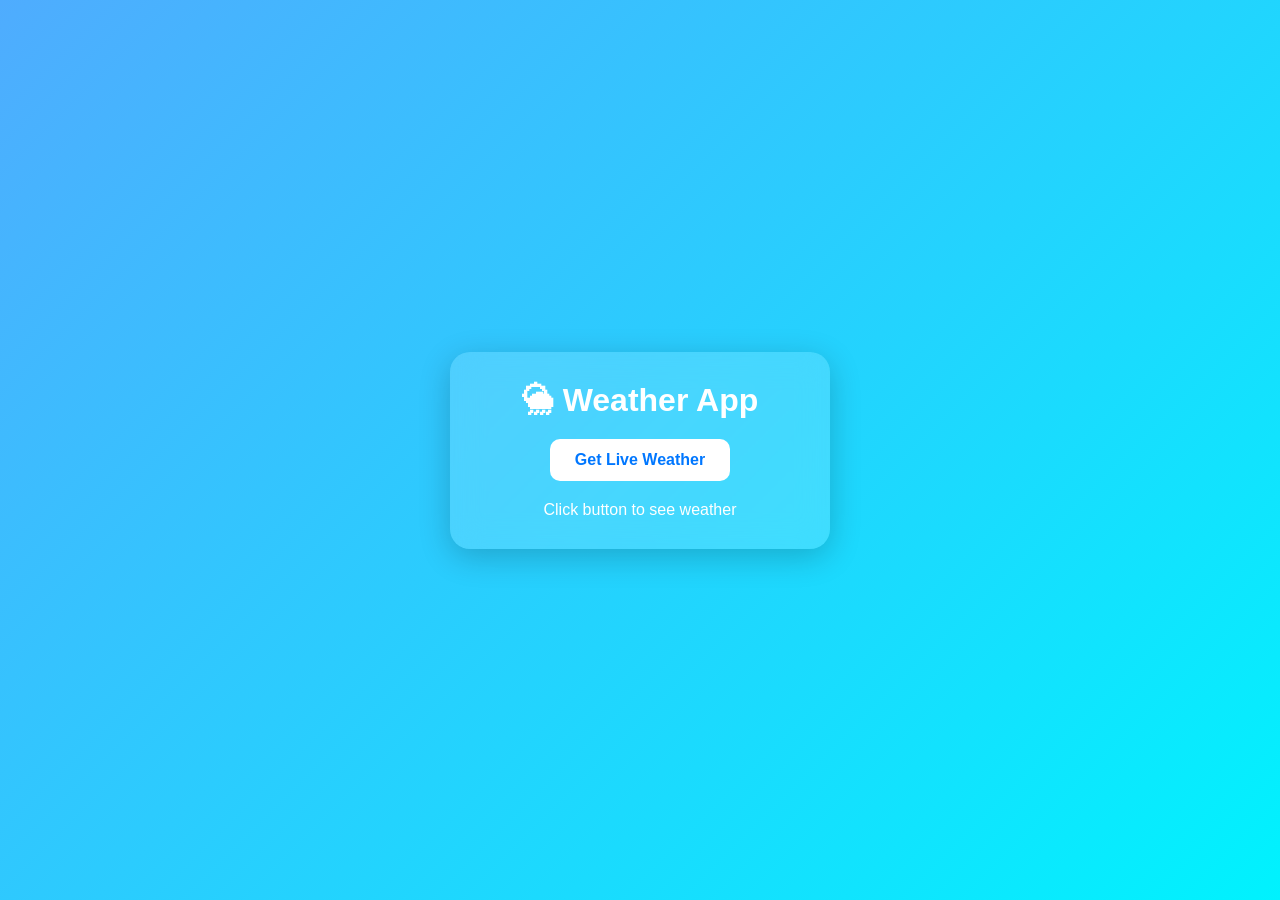
<file: frontend/xyz.html>
<!DOCTYPE html>
<html lang="en">
<head>
    <meta charset="UTF-8">
    <meta name="viewport" content="width=device-width, initial-scale=1.0">
    <title>Live Weather App</title>

    <style>
        *{
            margin:0;
            padding:0;
            box-sizing:border-box;
            font-family: Arial, sans-serif;
        }

        body{
            height:100vh;
            display:flex;
            justify-content:center;
            align-items:center;
            background: linear-gradient(135deg, #4facfe, #00f2fe);
        }

        .card{
            width:380px;
            background: rgba(255,255,255,0.15);
            backdrop-filter: blur(15px);
            padding:30px;
            border-radius:20px;
            color:white;
            text-align:center;
            box-shadow:0 8px 32px rgba(0,0,0,0.2);
        }

        h1{
            margin-bottom:20px;
        }

        button{
            padding:12px 25px;
            border:none;
            border-radius:10px;
            background:white;
            color:#0077ff;
            font-size:16px;
            font-weight:bold;
            cursor:pointer;
            transition:0.3s;
        }

        button:hover{
            transform:scale(1.05);
        }

        .temp{
            font-size:50px;
            font-weight:bold;
            margin-top:20px;
        }

        .city{
            font-size:28px;
            margin-top:10px;
        }

        .weather{
            font-size:20px;
            margin-top:10px;
        }

        .details{
            display:flex;
            justify-content:space-between;
            margin-top:25px;
        }

        .box{
            width:45%;
            background:rgba(255,255,255,0.2);
            padding:15px;
            border-radius:15px;
        }

        img{
            width:100px;
        }
    </style>
</head>
<body>

    <div class="card">
        <h1>🌦 Weather App</h1>

        <button onclick="getWeather()">
            Get Live Weather
        </button>

        <div id="weatherData">
            <p style="margin-top:20px;">
                Click button to see weather
            </p>
        </div>
    </div>

<script>

const API_KEY = "b9a90af29fb656c2da4f05f9275bb548";

function getWeather(){

    if(navigator.geolocation){

        navigator.geolocation.getCurrentPosition(async(position)=>{

            const lat = position.coords.latitude;
            const lon = position.coords.longitude;

            const url =
            `https://api.openweathermap.org/data/2.5/weather?lat=${lat}&lon=${lon}&appid=${API_KEY}&units=metric`;

            try{

                const response = await fetch(url);
                const data = await response.json();

                const icon =
                `https://openweathermap.org/img/wn/${data.weather[0].icon}@2x.png`;

                document.getElementById("weatherData").innerHTML = `

                    <img src="${icon}">

                    <div class="temp">
                        ${Math.round(data.main.temp)}°C
                    </div>

                    <div class="city">
                        ${data.name}
                    </div>

                    <div class="weather">
                        ${data.weather[0].description}
                    </div>

                    <div class="details">

                        <div class="box">
                            <h3>Humidity</h3>
                            <p>${data.main.humidity}%</p>
                        </div>

                        <div class="box">
                            <h3>Wind</h3>
                            <p>${data.wind.speed} m/s</p>
                        </div>

                    </div>
                `;

            }
            catch(error){
                alert("Error fetching weather data");
            }

        });

    }
    else{
        alert("Geolocation not supported");
    }
}

</script>

</body>
</html>
</file>
<file: frontend/css/style.css>
/* ===========================================================
   AI Crop Recommendation Section
=========================================================== */

#crop-recommendation-section{
    margin-top:30px;
}

#crop-recommendation-section .card{
    border-radius:20px;
    overflow:hidden;
    border:1px solid rgba(34,197,94,.15);
    box-shadow:0 10px 30px rgba(0,0,0,.08);
}

#crop-recommendation-section .card-head{
    background:linear-gradient(135deg,#16a34a,#22c55e);
    color:white;
    padding:22px;
    display:flex;
    justify-content:space-between;
    align-items:center;
}

#crop-recommendation-section .card-head h3{
    margin:0;
    font-size:28px;
}

#crop-recommendation-section .card-body{
    padding:30px;
}

.form-grid{
    display:grid;
    grid-template-columns:repeat(auto-fit,minmax(250px,1fr));
    gap:20px;
}

.form-group{
    display:flex;
    flex-direction:column;
}

.form-group label{
    font-weight:600;
    margin-bottom:8px;
    color:#374151;
}

.form-group input,
.form-group select{

    padding:14px;
    border-radius:12px;
    border:2px solid #d1d5db;
    outline:none;
    font-size:15px;
    transition:.3s;

}

.form-group input:focus,
.form-group select:focus{

    border-color:#22c55e;
    box-shadow:0 0 0 4px rgba(34,197,94,.15);

}

#crop-recommendation-section button{

    width:100%;
    margin-top:30px;
    padding:16px;
    font-size:18px;
    font-weight:bold;
    color:white;
    border:none;
    border-radius:14px;
    cursor:pointer;
    background:linear-gradient(135deg,#16a34a,#22c55e);
    transition:.3s;

}

#crop-recommendation-section button:hover{

    transform:translateY(-3px);
    box-shadow:0 10px 25px rgba(34,197,94,.35);

}

#cropLoading{

    margin-top:25px;
    text-align:center;
    font-size:18px;
    color:#16a34a;
    font-weight:bold;

}

.result-card{

    margin-top:25px;
    display:none;
    padding:25px;
    border-radius:18px;
    background:#f0fdf4;
    border-left:6px solid #22c55e;
    animation:fadeUp .5s ease;

}

.result-card h2{

    margin-top:0;
    color:#15803d;

}

.result-card p{

    margin:8px 0;
    font-size:17px;

}

@keyframes fadeUp{

from{
opacity:0;
transform:translateY(20px);
}

to{
opacity:1;
transform:translateY(0);
}

}

/*====================================================
            PROFESSIONAL NAVBAR
====================================================*/

.navbar{

    position:sticky;
    top:0;
    left:0;
    width:100%;
    z-index:9999;

    background:rgba(18,42,28,.88);
    backdrop-filter:blur(18px);

    border-bottom:1px solid rgba(255,255,255,.08);

}

.nav-inner{

    display:flex;
    justify-content:space-between;
    align-items:center;

    padding:15px 40px;

}

.logo{

    display:flex;
    align-items:center;
    gap:15px;
    text-decoration:none;

}

.logo-icon{

    width:60px;
    height:60px;

    border-radius:50%;

    display:flex;
    justify-content:center;
    align-items:center;

    font-size:30px;

    background:linear-gradient(135deg,#22c55e,#15803d);

    color:#fff;

    box-shadow:0 10px 25px rgba(34,197,94,.35);

}

.logo-text h2{

    color:#fff;

    margin:0;

    font-size:24px;

    font-weight:700;

}

.logo-text p{

    color:#d1fae5;

    margin-top:3px;

    font-size:13px;

}

.nav-links{

    display:flex;

    align-items:center;

    gap:25px;

}

.nav-links a{

    text-decoration:none;

    color:#ffffff;

    font-size:15px;

    font-weight:600;

    transition:.35s;

    padding:10px 16px;

    border-radius:12px;

}

.nav-links a:hover{

    background:#22c55e;

    transform:translateY(-2px);

}

.nav-links .active{

    background:#22c55e;

}

.nav-right{

    display:flex;

    align-items:center;

    gap:15px;

}

.lang-select{

    border:none;

    outline:none;

    padding:10px 14px;

    border-radius:12px;

    background:#ffffff;

    font-weight:600;

}

.btn-primary{

    background:linear-gradient(135deg,#22c55e,#15803d);

    color:white;

    border:none;

    padding:11px 24px;

    border-radius:14px;

    cursor:pointer;

    font-weight:bold;

    transition:.35s;

}

.btn-primary:hover{

    transform:translateY(-3px);

    box-shadow:0 10px 25px rgba(34,197,94,.35);

}
</file>
